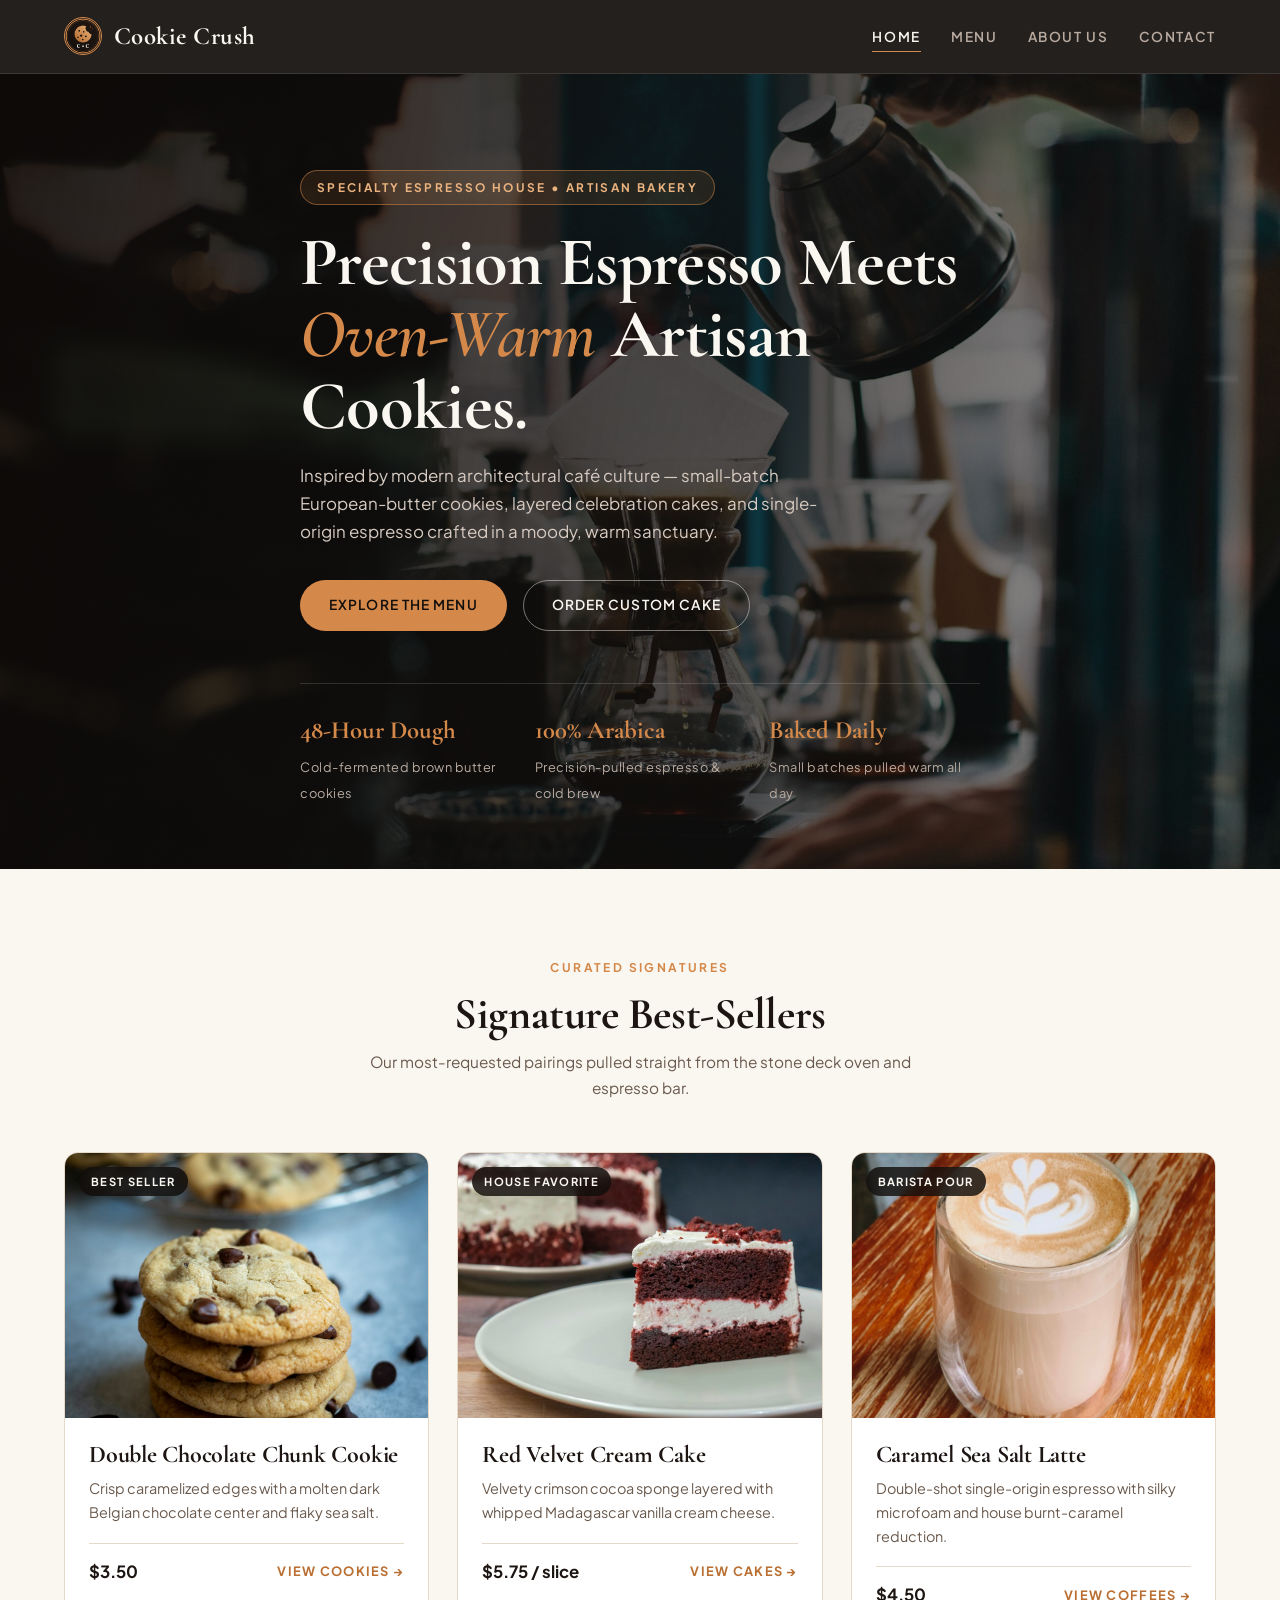
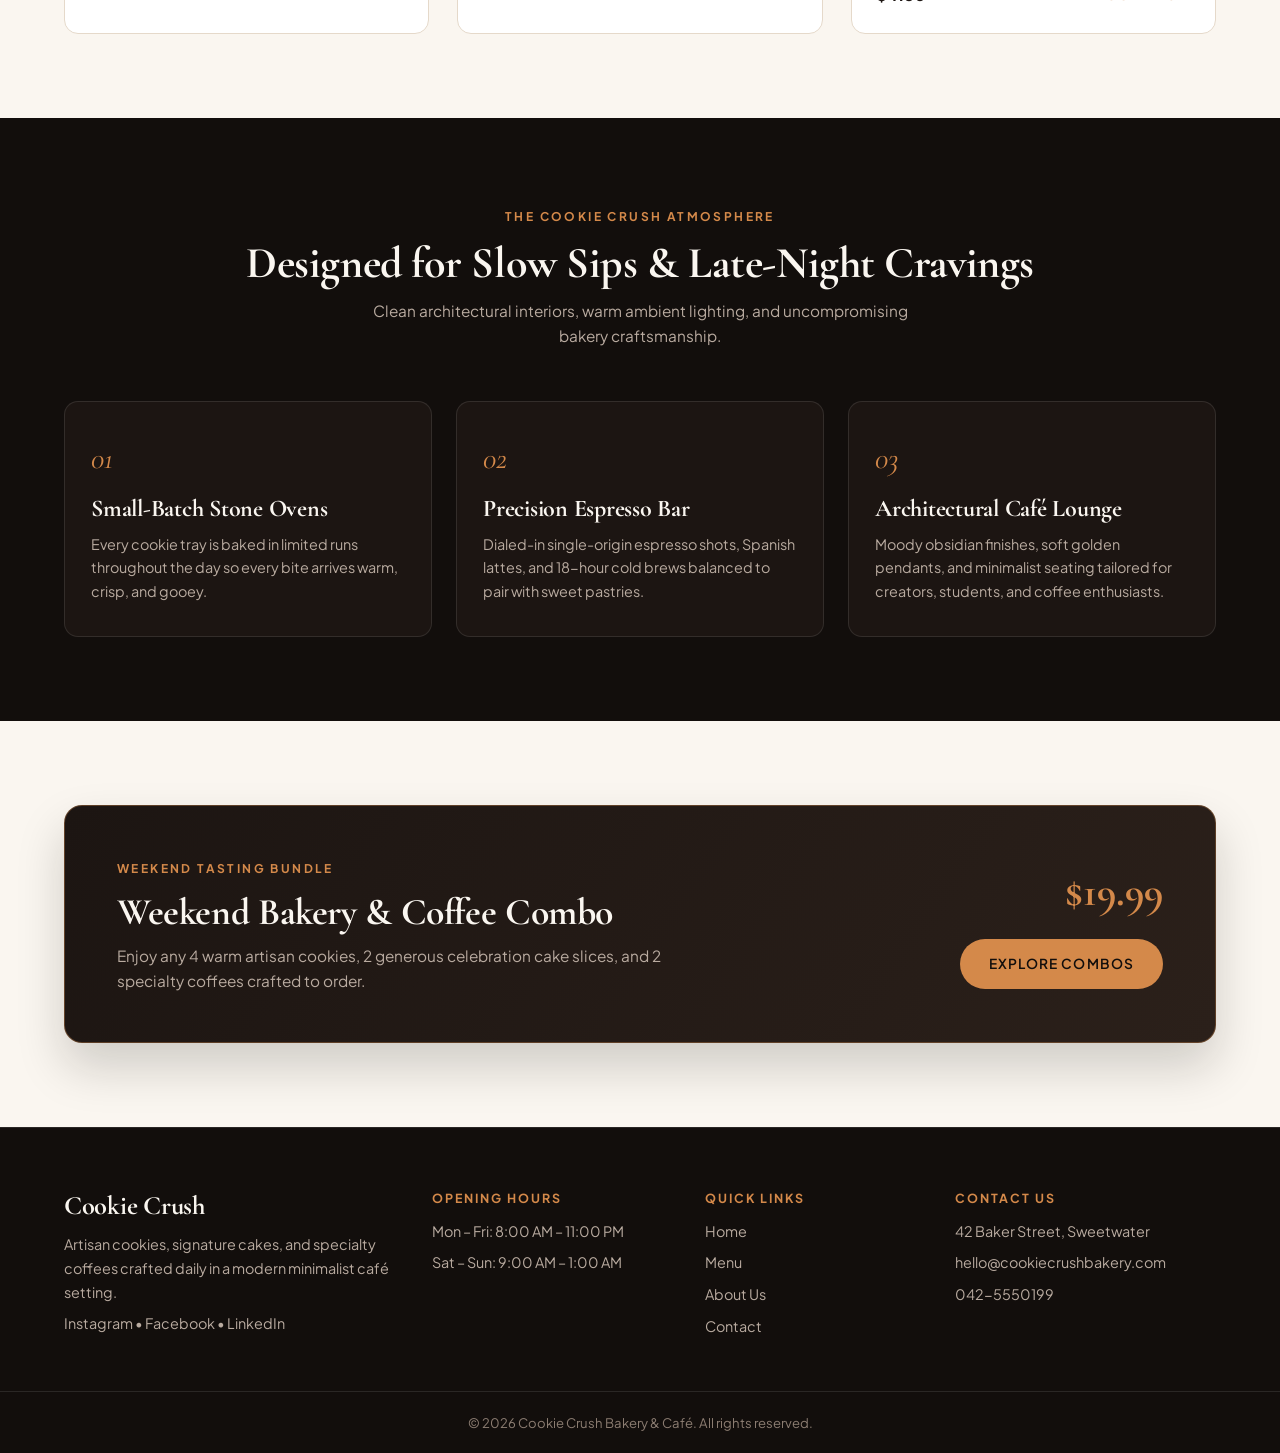
<file: index.html>
<!DOCTYPE html>
<html lang="en">
<head>
  <meta charset="UTF-8">
  <meta name="viewport" content="width=device-width, initial-scale=1.0">
  <title>Cookie Crush | Artisan Cookies, Cakes &amp; Specialty Espresso</title>
  <link rel="stylesheet" href="css/style.css">
  <link rel="stylesheet" href="css/home.css">
  <link rel="stylesheet" href="css/responsive.css">
</head>
<body>
  <header class="site-header">
    <div class="container nav-wrapper">
      <a href="index.html" class="logo">
        <img src="images/logo.png" alt="Cookie Crush Logo" class="logo-img">
        <span class="logo-text">Cookie Crush</span>
      </a>
      <nav class="main-nav" aria-label="Primary Navigation">
        <ul class="nav-list">
          <li><a href="index.html" class="active">Home</a></li>
          <li><a href="menu.html">Menu</a></li>
          <li><a href="about.html">About Us</a></li>
          <li><a href="contact.html">Contact</a></li>
        </ul>
      </nav>
    </div>
  </header>

  <main>
    <section class="hero" id="hero-banner">
      <div class="container hero-content">
        <span class="hero-tag">Specialty Espresso House &bull; Artisan Bakery</span>
        <h1>Precision Espresso Meets <em>Oven-Warm</em> Artisan Cookies.</h1>
        <p>Inspired by modern architectural café culture — small-batch European-butter cookies, layered celebration cakes, and single-origin espresso crafted in a moody, warm sanctuary.</p>
        <div class="hero-actions">
          <a href="menu.html" class="btn btn-primary">Explore The Menu</a>
          <a href="contact.html" class="btn btn-outline">Order Custom Cake</a>
        </div>
        <div class="hero-metrics">
          <div class="metric-item"><strong>48-Hour Dough</strong><span>Cold-fermented brown butter cookies</span></div>
          <div class="metric-item"><strong>100% Arabica</strong><span>Precision-pulled espresso &amp; cold brew</span></div>
          <div class="metric-item"><strong>Baked Daily</strong><span>Small batches pulled warm all day</span></div>
        </div>
      </div>
    </section>

    <section class="best-sellers section-pad" id="best-sellers">
      <div class="container">
        <div class="section-header">
          <span class="eyebrow">Curated Signatures</span>
          <h2>Signature Best-Sellers</h2>
          <p>Our most-requested pairings pulled straight from the stone deck oven and espresso bar.</p>
        </div>
        <div class="bestseller-grid">
          <article class="product-card">
            <div class="card-img-box">
              <span class="card-pill">Best Seller</span>
              <img src="images/home/chunk-cookie.jpg" alt="Double Chocolate Chunk Cookie">
            </div>
            <div class="card-body">
              <h3>Double Chocolate Chunk Cookie</h3>
              <p>Crisp caramelized edges with a molten dark Belgian chocolate center and flaky sea salt.</p>
              <div class="card-meta"><span class="price">$3.50</span><a href="menu.html#cookies" class="card-link">View Cookies &rarr;</a></div>
            </div>
          </article>
          <article class="product-card">
            <div class="card-img-box">
              <span class="card-pill">House Favorite</span>
              <img src="images/home/velvet-cake.jpg" alt="Red Velvet Cream Cake">
            </div>
            <div class="card-body">
              <h3>Red Velvet Cream Cake</h3>
              <p>Velvety crimson cocoa sponge layered with whipped Madagascar vanilla cream cheese.</p>
              <div class="card-meta"><span class="price">$5.75 / slice</span><a href="menu.html#cakes" class="card-link">View Cakes &rarr;</a></div>
            </div>
          </article>
          <article class="product-card">
            <div class="card-img-box">
              <span class="card-pill">Barista Pour</span>
              <img src="images/home/caramel-latte.jpg" alt="Caramel Sea Salt Latte">
            </div>
            <div class="card-body">
              <h3>Caramel Sea Salt Latte</h3>
              <p>Double-shot single-origin espresso with silky microfoam and house burnt-caramel reduction.</p>
              <div class="card-meta"><span class="price">$4.50</span><a href="menu.html#coffees" class="card-link">View Coffees &rarr;</a></div>
            </div>
          </article>
        </div>
      </div>
    </section>

    <section class="craft-band section-pad" id="craft-philosophy">
      <div class="container">
        <div class="section-header">
          <span class="eyebrow">The Cookie Crush Atmosphere</span>
          <h2>Designed for Slow Sips &amp; Late-Night Cravings</h2>
          <p>Clean architectural interiors, warm ambient lighting, and uncompromising bakery craftsmanship.</p>
        </div>
        <div class="craft-grid">
          <div class="craft-card">
            <span class="craft-num">01</span>
            <h3>Small-Batch Stone Ovens</h3>
            <p>Every cookie tray is baked in limited runs throughout the day so every bite arrives warm, crisp, and gooey.</p>
          </div>
          <div class="craft-card">
            <span class="craft-num">02</span>
            <h3>Precision Espresso Bar</h3>
            <p>Dialed-in single-origin espresso shots, Spanish lattes, and 18-hour cold brews balanced to pair with sweet pastries.</p>
          </div>
          <div class="craft-card">
            <span class="craft-num">03</span>
            <h3>Architectural Café Lounge</h3>
            <p>Moody obsidian finishes, soft golden pendants, and minimalist seating tailored for creators, students, and coffee enthusiasts.</p>
          </div>
        </div>
      </div>
    </section>

    <section class="section-pad" id="weekend-combo">
      <div class="container combo-box">
        <div class="combo-text">
          <span class="eyebrow">Weekend Tasting Bundle</span>
          <h2>Weekend Bakery &amp; Coffee Combo</h2>
          <p>Enjoy any 4 warm artisan cookies, 2 generous celebration cake slices, and 2 specialty coffees crafted to order.</p>
        </div>
        <div class="combo-cta">
          <span class="combo-price">$19.99</span>
          <a href="menu.html#combos" class="btn btn-primary">Explore Combos</a>
        </div>
      </div>
    </section>
  </main>

  <footer class="site-footer">
    <div class="container footer-grid">
      <div class="footer-col">
        <h3>Cookie Crush</h3>
        <p>Artisan cookies, signature cakes, and specialty coffees crafted daily in a modern minimalist café setting.</p>
        <p class="social-links">
          <a href="https://instagram.com" target="_blank" rel="noopener">Instagram</a> &bull;
          <a href="https://facebook.com" target="_blank" rel="noopener">Facebook</a> &bull;
          <a href="https://linkedin.com" target="_blank" rel="noopener">LinkedIn</a>
        </p>
      </div>
      <div class="footer-col">
        <h4>Opening Hours</h4>
        <p>Mon &ndash; Fri: 8:00 AM &ndash; 11:00 PM</p>
        <p>Sat &ndash; Sun: 9:00 AM &ndash; 1:00 AM</p>
      </div>
      <div class="footer-col">
        <h4>Quick Links</h4>
        <ul class="footer-links">
          <li><a href="index.html">Home</a></li>
          <li><a href="menu.html">Menu</a></li>
          <li><a href="about.html">About Us</a></li>
          <li><a href="contact.html">Contact</a></li>
        </ul>
      </div>
      <div class="footer-col">
        <h4>Contact Us</h4>
        <p>42 Baker Street, Sweetwater</p>
        <p>hello@cookiecrushbakery.com</p>
        <p>042-5550199</p>
      </div>
    </div>
    <div class="footer-bottom">
      <p>&copy; 2026 Cookie Crush Bakery &amp; Caf&eacute;. All rights reserved.</p>
    </div>
  </footer>
</body>
</html>
</file>
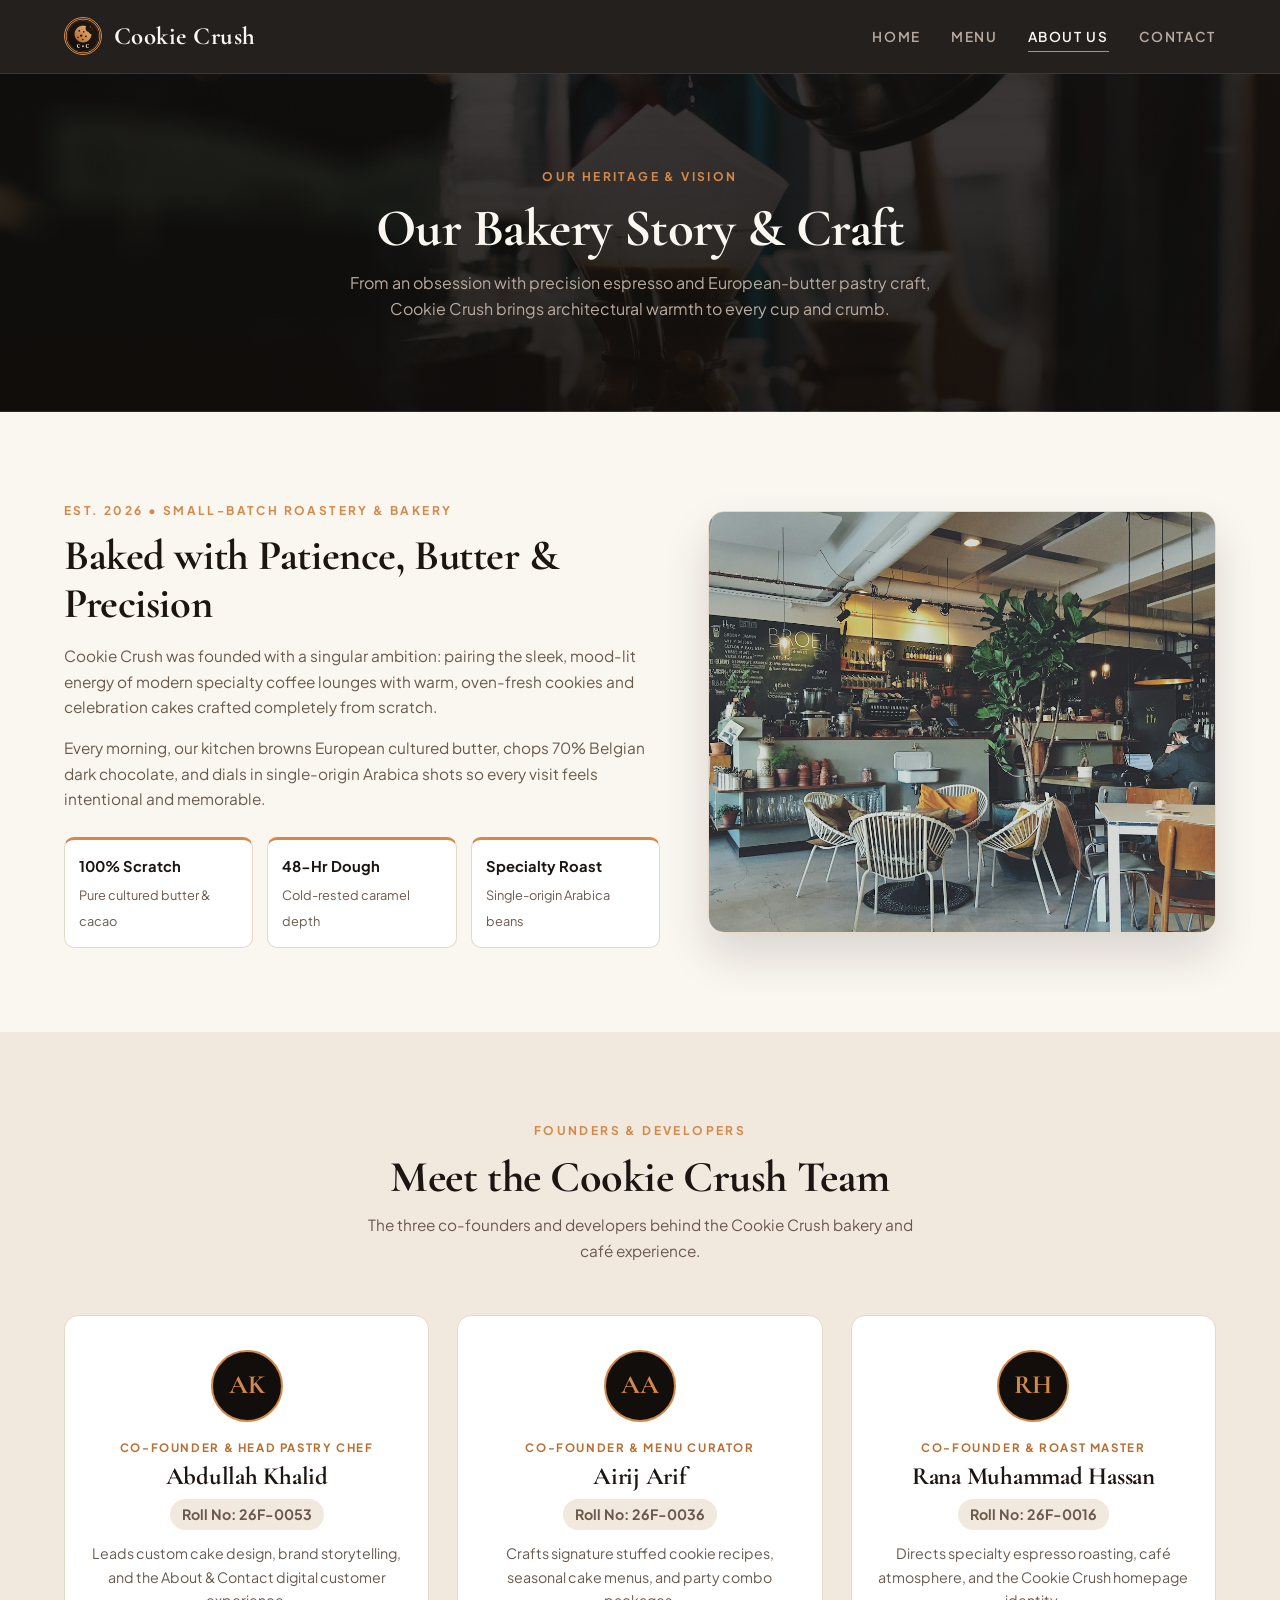
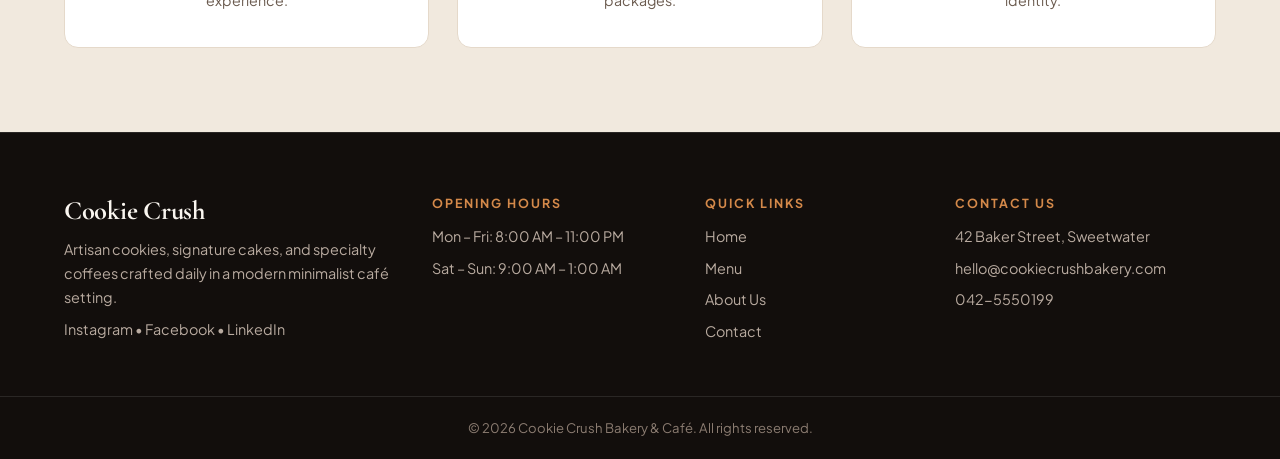
<file: about.html>
<!DOCTYPE html>
<html lang="en">
<head>
  <meta charset="UTF-8">
  <meta name="viewport" content="width=device-width, initial-scale=1.0">
  <title>About Us | Cookie Crush Bakery &amp; Caf&eacute;</title>
  <link rel="stylesheet" href="css/style.css">
  <link rel="stylesheet" href="css/pages.css">
  <link rel="stylesheet" href="css/responsive.css">
</head>
<body>
  <header class="site-header">
    <div class="container nav-wrapper">
      <a href="index.html" class="logo">
        <img src="images/logo.png" alt="Cookie Crush Logo" class="logo-img">
        <span class="logo-text">Cookie Crush</span>
      </a>
      <nav class="main-nav" aria-label="Primary Navigation">
        <ul class="nav-list">
          <li><a href="index.html">Home</a></li>
          <li><a href="menu.html">Menu</a></li>
          <li><a href="about.html" class="active">About Us</a></li>
          <li><a href="contact.html">Contact</a></li>
        </ul>
      </nav>
    </div>
  </header>

  <main>
    <section class="page-banner">
      <div class="container">
        <span class="eyebrow">Our Heritage &amp; Vision</span>
        <h1>Our Bakery Story &amp; Craft</h1>
        <p>From an obsession with precision espresso and European-butter pastry craft, Cookie Crush brings architectural warmth to every cup and crumb.</p>
      </div>
    </section>

    <section class="section-pad" id="our-story">
      <div class="container about-grid">
        <div class="about-text">
          <span class="eyebrow">Est. 2026 &bull; Small-Batch Roastery &amp; Bakery</span>
          <h2>Baked with Patience, Butter &amp; Precision</h2>
          <p>Cookie Crush was founded with a singular ambition: pairing the sleek, mood-lit energy of modern specialty coffee lounges with warm, oven-fresh cookies and celebration cakes crafted completely from scratch.</p>
          <p>Every morning, our kitchen browns European cultured butter, chops 70% Belgian dark chocolate, and dials in single-origin Arabica shots so every visit feels intentional and memorable.</p>
          <div class="values-row">
            <div class="value-pill"><strong>100% Scratch</strong><span>Pure cultured butter &amp; cacao</span></div>
            <div class="value-pill"><strong>48-Hr Dough</strong><span>Cold-rested caramel depth</span></div>
            <div class="value-pill"><strong>Specialty Roast</strong><span>Single-origin Arabica beans</span></div>
          </div>
        </div>
        <div class="about-image">
          <img src="images/about/bakery-story.jpg" alt="Cookie Crush Architectural Café Interior">
        </div>
      </div>
    </section>

    <section class="section-pad alt-bg" id="our-team">
      <div class="container">
        <div class="section-header">
          <span class="eyebrow">Founders &amp; Developers</span>
          <h2>Meet the Cookie Crush Team</h2>
          <p>The three co-founders and developers behind the Cookie Crush bakery and café experience.</p>
        </div>
        <div class="team-grid">
          <article class="team-card">
            <div class="team-avatar">AK</div>
            <span class="team-role">Co-Founder &amp; Head Pastry Chef</span>
            <h3>Abdullah Khalid</h3>
            <p class="roll-badge">Roll No: 26F-0053</p>
            <p>Leads custom cake design, brand storytelling, and the About &amp; Contact digital customer experience.</p>
          </article>
          <article class="team-card">
            <div class="team-avatar">AA</div>
            <span class="team-role">Co-Founder &amp; Menu Curator</span>
            <h3>Airij Arif</h3>
            <p class="roll-badge">Roll No: 26F-0036</p>
            <p>Crafts signature stuffed cookie recipes, seasonal cake menus, and party combo packages.</p>
          </article>
          <article class="team-card">
            <div class="team-avatar">RH</div>
            <span class="team-role">Co-Founder &amp; Roast Master</span>
            <h3>Rana Muhammad Hassan</h3>
            <p class="roll-badge">Roll No: 26F-0016</p>
            <p>Directs specialty espresso roasting, café atmosphere, and the Cookie Crush homepage identity.</p>
          </article>
        </div>
      </div>
    </section>
  </main>

  <footer class="site-footer">
    <div class="container footer-grid">
      <div class="footer-col">
        <h3>Cookie Crush</h3>
        <p>Artisan cookies, signature cakes, and specialty coffees crafted daily in a modern minimalist café setting.</p>
        <p class="social-links">
          <a href="https://instagram.com" target="_blank" rel="noopener">Instagram</a> &bull;
          <a href="https://facebook.com" target="_blank" rel="noopener">Facebook</a> &bull;
          <a href="https://linkedin.com" target="_blank" rel="noopener">LinkedIn</a>
        </p>
      </div>
      <div class="footer-col">
        <h4>Opening Hours</h4>
        <p>Mon &ndash; Fri: 8:00 AM &ndash; 11:00 PM</p>
        <p>Sat &ndash; Sun: 9:00 AM &ndash; 1:00 AM</p>
      </div>
      <div class="footer-col">
        <h4>Quick Links</h4>
        <ul class="footer-links">
          <li><a href="index.html">Home</a></li>
          <li><a href="menu.html">Menu</a></li>
          <li><a href="about.html">About Us</a></li>
          <li><a href="contact.html">Contact</a></li>
        </ul>
      </div>
      <div class="footer-col">
        <h4>Contact Us</h4>
        <p>42 Baker Street, Sweetwater</p>
        <p>hello@cookiecrushbakery.com</p>
        <p>042-5550199</p>
      </div>
    </div>
    <div class="footer-bottom">
      <p>&copy; 2026 Cookie Crush Bakery &amp; Caf&eacute;. All rights reserved.</p>
    </div>
  </footer>
</body>
</html>
</file>
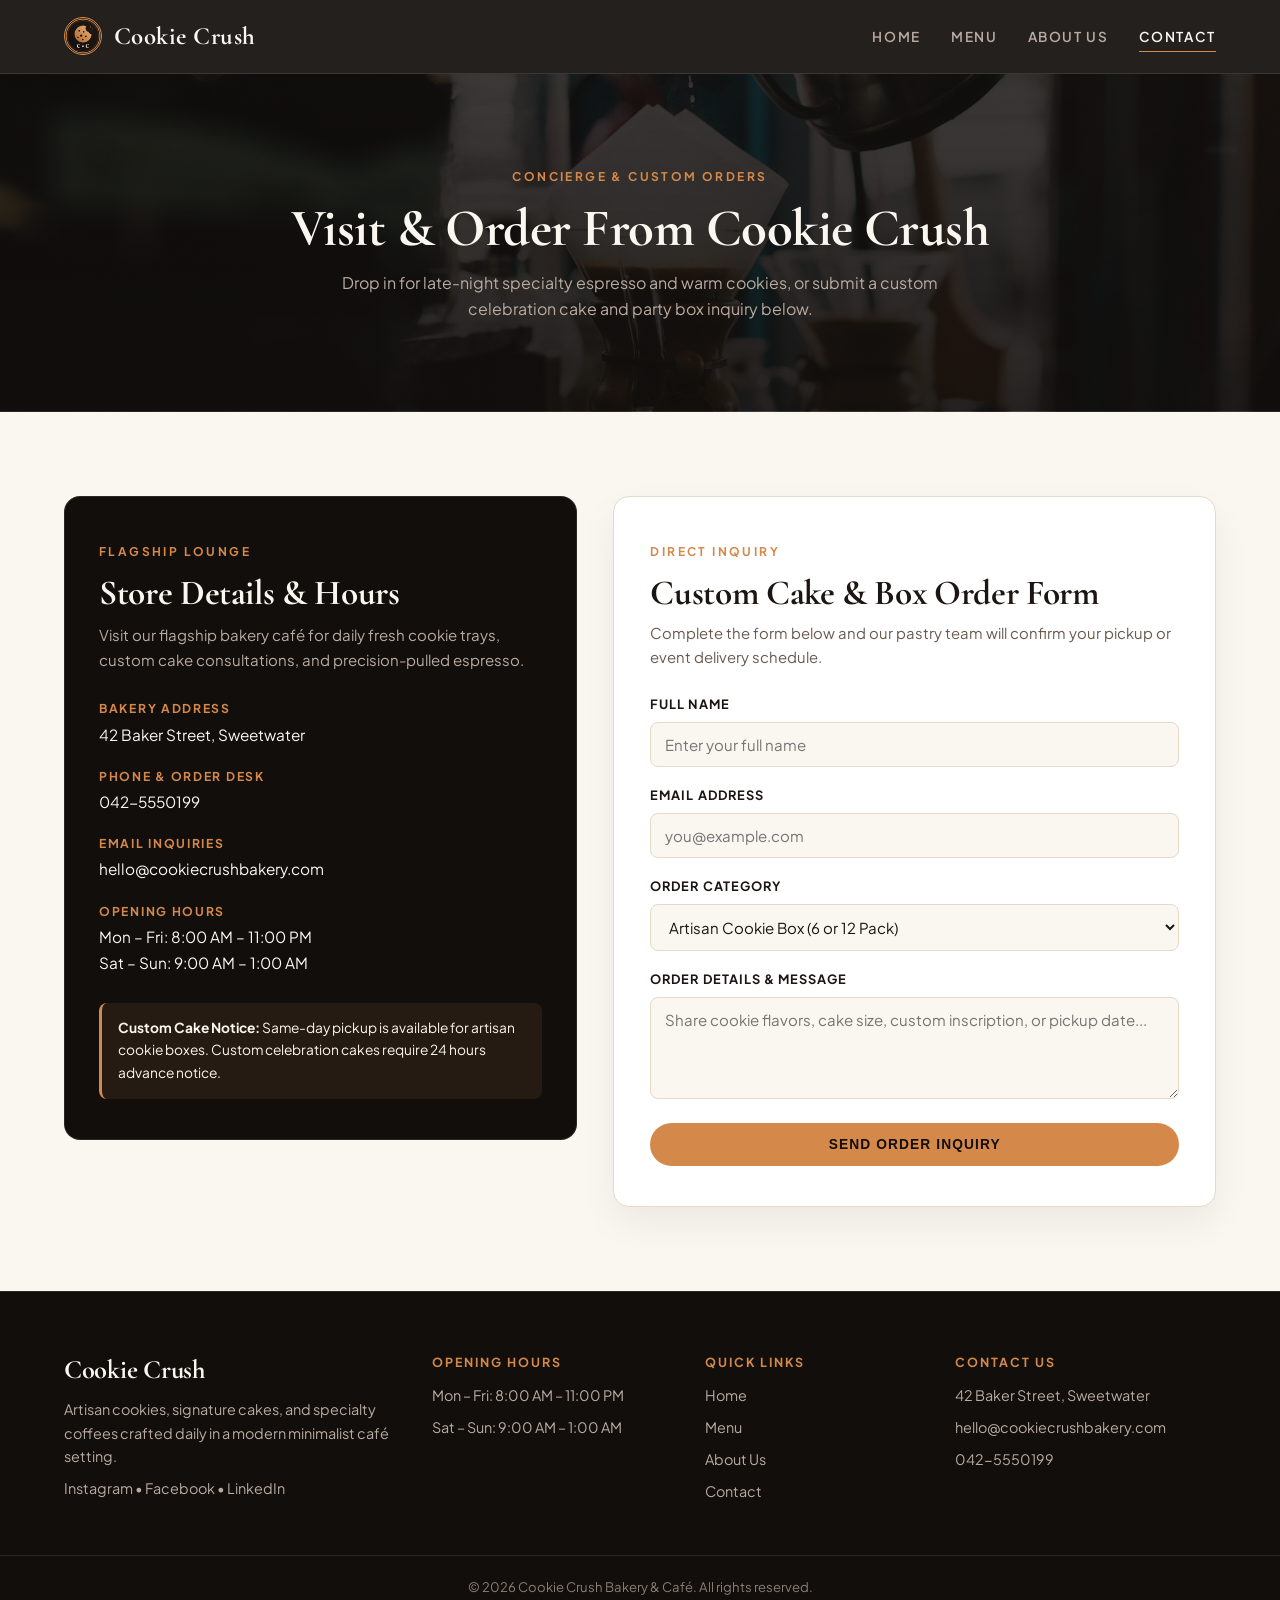
<file: contact.html>
<!DOCTYPE html>
<html lang="en">
<head>
  <meta charset="UTF-8">
  <meta name="viewport" content="width=device-width, initial-scale=1.0">
  <title>Contact Us | Cookie Crush Bakery &amp; Caf&eacute;</title>
  <link rel="stylesheet" href="css/style.css">
  <link rel="stylesheet" href="css/pages.css">
  <link rel="stylesheet" href="css/responsive.css">
</head>
<body>
  <header class="site-header">
    <div class="container nav-wrapper">
      <a href="index.html" class="logo">
        <img src="images/logo.png" alt="Cookie Crush Logo" class="logo-img">
        <span class="logo-text">Cookie Crush</span>
      </a>
      <nav class="main-nav" aria-label="Primary Navigation">
        <ul class="nav-list">
          <li><a href="index.html">Home</a></li>
          <li><a href="menu.html">Menu</a></li>
          <li><a href="about.html">About Us</a></li>
          <li><a href="contact.html" class="active">Contact</a></li>
        </ul>
      </nav>
    </div>
  </header>

  <main>
    <section class="page-banner">
      <div class="container">
        <span class="eyebrow">Concierge &amp; Custom Orders</span>
        <h1>Visit &amp; Order From Cookie Crush</h1>
        <p>Drop in for late-night specialty espresso and warm cookies, or submit a custom celebration cake and party box inquiry below.</p>
      </div>
    </section>

    <section class="section-pad" id="contact-section">
      <div class="container contact-grid">
        <aside class="contact-info-card">
          <span class="eyebrow">Flagship Lounge</span>
          <h2>Store Details &amp; Hours</h2>
          <p>Visit our flagship bakery café for daily fresh cookie trays, custom cake consultations, and precision-pulled espresso.</p>
          <div class="info-list">
            <div class="info-item"><strong>Bakery Address</strong><span>42 Baker Street, Sweetwater</span></div>
            <div class="info-item"><strong>Phone &amp; Order Desk</strong><span>042-5550199</span></div>
            <div class="info-item"><strong>Email Inquiries</strong><span>hello@cookiecrushbakery.com</span></div>
            <div class="info-item"><strong>Opening Hours</strong><span>Mon &ndash; Fri: 8:00 AM &ndash; 11:00 PM<br>Sat &ndash; Sun: 9:00 AM &ndash; 1:00 AM</span></div>
          </div>
          <div class="order-note">
            <strong>Custom Cake Notice:</strong> Same-day pickup is available for artisan cookie boxes. Custom celebration cakes require 24 hours advance notice.
          </div>
        </aside>

        <div class="contact-form-card">
          <span class="eyebrow">Direct Inquiry</span>
          <h2>Custom Cake &amp; Box Order Form</h2>
          <p>Complete the form below and our pastry team will confirm your pickup or event delivery schedule.</p>
          <form class="inquiry-form" action="index.html" method="get">
            <div class="form-group">
              <label for="full-name">Full Name</label>
              <input type="text" id="full-name" name="full_name" placeholder="Enter your full name" required>
            </div>
            <div class="form-group">
              <label for="email">Email Address</label>
              <input type="email" id="email" name="email" placeholder="you@example.com" required>
            </div>
            <div class="form-group">
              <label for="category">Order Category</label>
              <select id="category" name="category" required>
                <option value="cookies">Artisan Cookie Box (6 or 12 Pack)</option>
                <option value="cake">Custom Whole Celebration Cake</option>
                <option value="combo">Weekend Bakery &amp; Coffee Combo</option>
                <option value="catering">Party / Event Catering Package</option>
              </select>
            </div>
            <div class="form-group">
              <label for="message">Order Details &amp; Message</label>
              <textarea id="message" name="message" rows="4" placeholder="Share cookie flavors, cake size, custom inscription, or pickup date..." required></textarea>
            </div>
            <button type="submit" class="btn btn-primary btn-submit">Send Order Inquiry</button>
          </form>
        </div>
      </div>
    </section>
  </main>

  <footer class="site-footer">
    <div class="container footer-grid">
      <div class="footer-col">
        <h3>Cookie Crush</h3>
        <p>Artisan cookies, signature cakes, and specialty coffees crafted daily in a modern minimalist café setting.</p>
        <p class="social-links">
          <a href="https://instagram.com" target="_blank" rel="noopener">Instagram</a> &bull;
          <a href="https://facebook.com" target="_blank" rel="noopener">Facebook</a> &bull;
          <a href="https://linkedin.com" target="_blank" rel="noopener">LinkedIn</a>
        </p>
      </div>
      <div class="footer-col">
        <h4>Opening Hours</h4>
        <p>Mon &ndash; Fri: 8:00 AM &ndash; 11:00 PM</p>
        <p>Sat &ndash; Sun: 9:00 AM &ndash; 1:00 AM</p>
      </div>
      <div class="footer-col">
        <h4>Quick Links</h4>
        <ul class="footer-links">
          <li><a href="index.html">Home</a></li>
          <li><a href="menu.html">Menu</a></li>
          <li><a href="about.html">About Us</a></li>
          <li><a href="contact.html">Contact</a></li>
        </ul>
      </div>
      <div class="footer-col">
        <h4>Contact Us</h4>
        <p>42 Baker Street, Sweetwater</p>
        <p>hello@cookiecrushbakery.com</p>
        <p>042-5550199</p>
      </div>
    </div>
    <div class="footer-bottom">
      <p>&copy; 2026 Cookie Crush Bakery &amp; Caf&eacute;. All rights reserved.</p>
    </div>
  </footer>
</body>
</html>
</file>
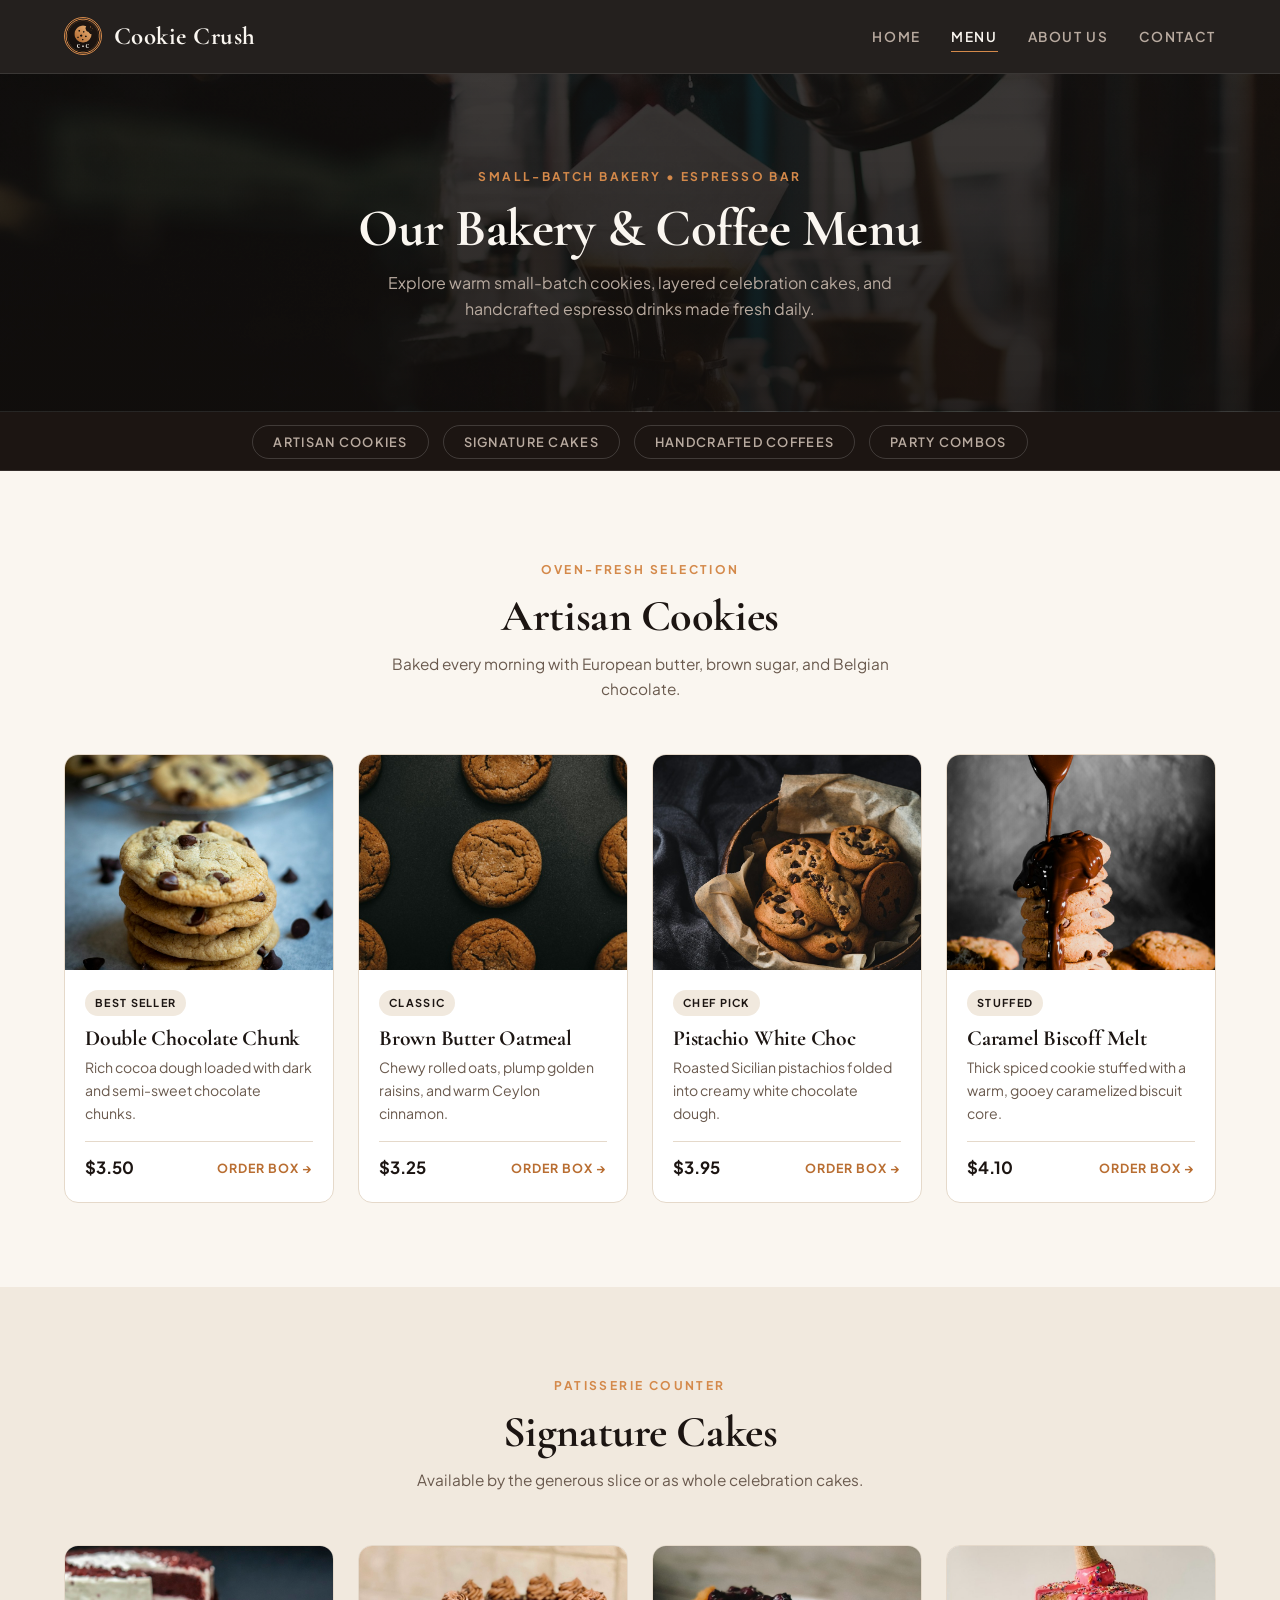
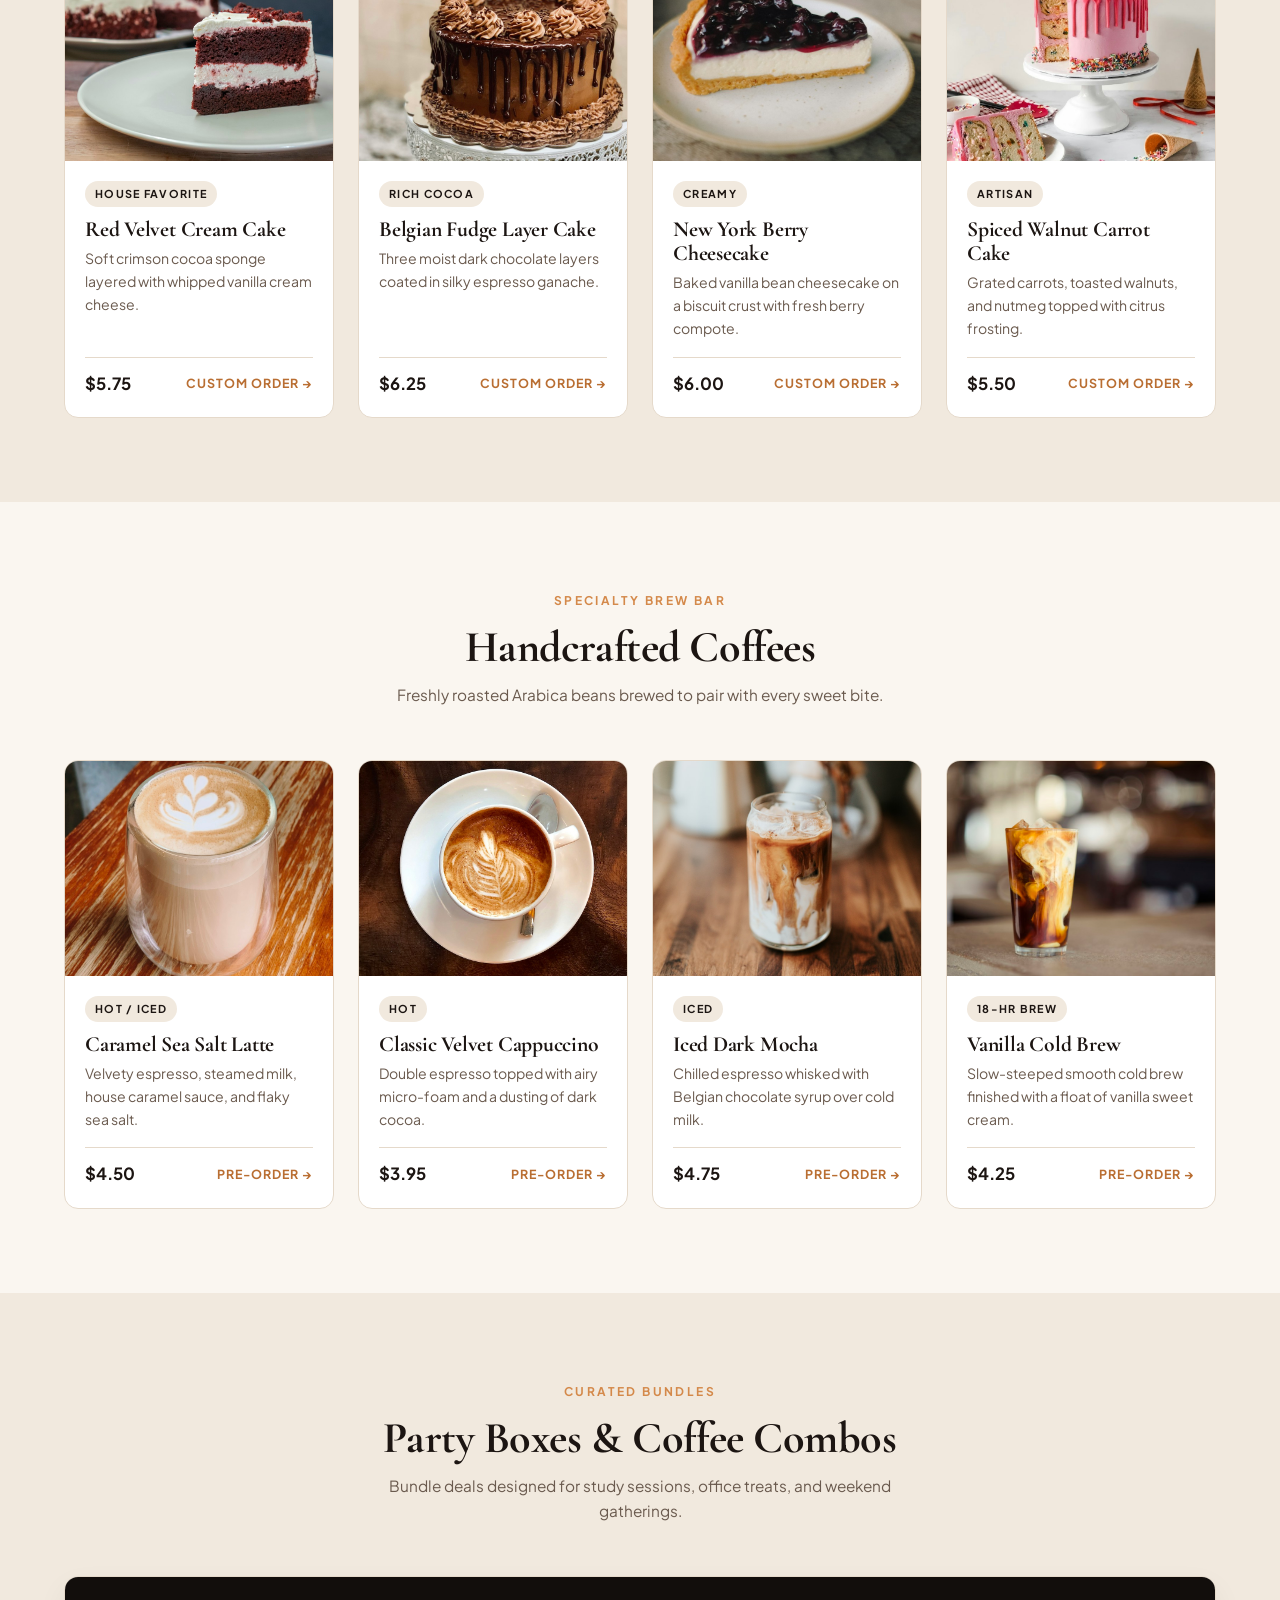
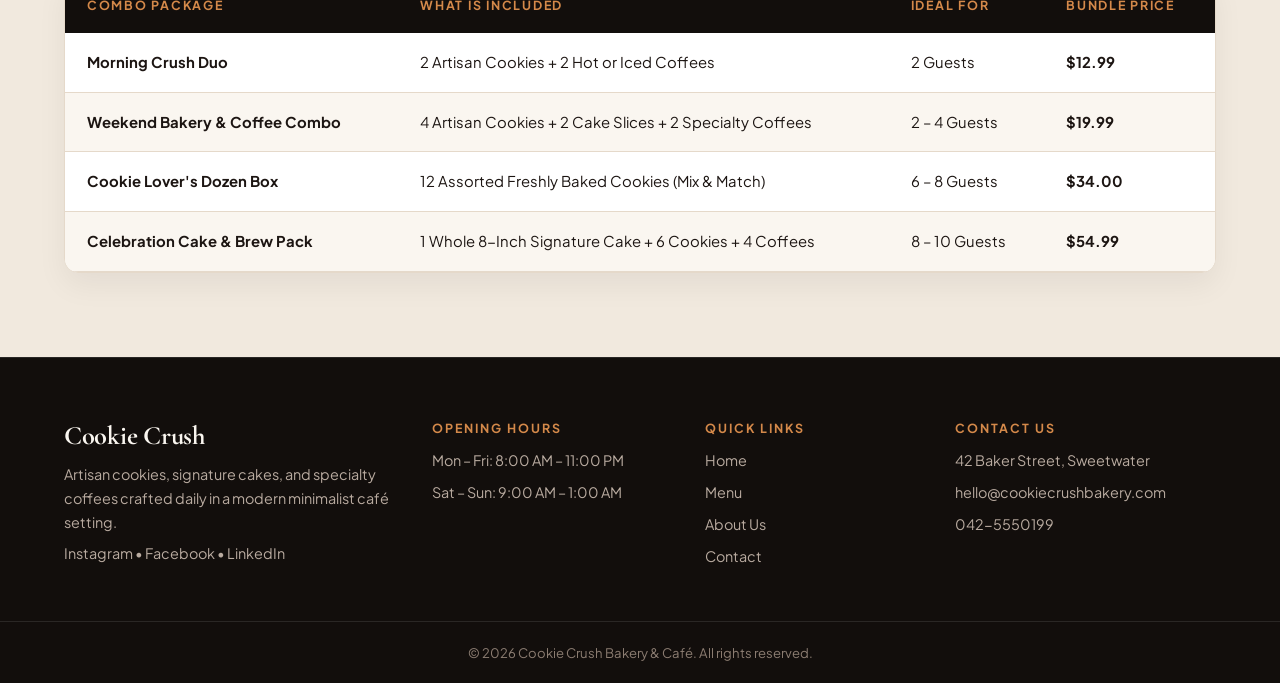
<file: menu.html>
<!DOCTYPE html>
<html lang="en">
<head>
  <meta charset="UTF-8">
  <meta name="viewport" content="width=device-width, initial-scale=1.0">
  <title>Menu | Cookie Crush Bakery &amp; Caf&eacute;</title>
  <link rel="stylesheet" href="css/style.css">
  <link rel="stylesheet" href="css/menu.css">
  <link rel="stylesheet" href="css/responsive.css">
</head>
<body>
  <header class="site-header">
    <div class="container nav-wrapper">
      <a href="index.html" class="logo">
        <img src="images/logo.png" alt="Cookie Crush Logo" class="logo-img">
        <span class="logo-text">Cookie Crush</span>
      </a>
      <nav class="main-nav" aria-label="Primary Navigation">
        <ul class="nav-list">
          <li><a href="index.html">Home</a></li>
          <li><a href="menu.html" class="active">Menu</a></li>
          <li><a href="about.html">About Us</a></li>
          <li><a href="contact.html">Contact</a></li>
        </ul>
      </nav>
    </div>
  </header>

  <main>
    <section class="page-banner">
      <div class="container">
        <span class="eyebrow">Small-Batch Bakery &bull; Espresso Bar</span>
        <h1>Our Bakery &amp; Coffee Menu</h1>
        <p>Explore warm small-batch cookies, layered celebration cakes, and handcrafted espresso drinks made fresh daily.</p>
      </div>
    </section>

    <nav class="menu-jump-bar" aria-label="Menu Categories">
      <div class="container">
        <ul class="jump-links">
          <li><a href="#cookies">Artisan Cookies</a></li>
          <li><a href="#cakes">Signature Cakes</a></li>
          <li><a href="#coffees">Handcrafted Coffees</a></li>
          <li><a href="#combos">Party Combos</a></li>
        </ul>
      </div>
    </nav>

    <section class="section-pad" id="cookies">
      <div class="container">
        <div class="section-header">
          <span class="eyebrow">Oven-Fresh Selection</span>
          <h2>Artisan Cookies</h2>
          <p>Baked every morning with European butter, brown sugar, and Belgian chocolate.</p>
        </div>
        <div class="menu-grid">
          <article class="menu-card">
            <div class="menu-img-wrap"><img src="images/home/chunk-cookie.jpg" alt="Double Chocolate Chunk Cookie"></div>
            <div class="menu-card-body">
              <span class="menu-tag">Best Seller</span>
              <h3>Double Chocolate Chunk</h3>
              <p>Rich cocoa dough loaded with dark and semi-sweet chocolate chunks.</p>
              <div class="menu-price-row"><span class="menu-price">$3.50</span><a href="contact.html" class="order-link">Order Box &rarr;</a></div>
            </div>
          </article>
          <article class="menu-card">
            <div class="menu-img-wrap"><img src="images/menu/oatmeal-raisin.jpg" alt="Brown Butter Oatmeal Raisin Cookie"></div>
            <div class="menu-card-body">
              <span class="menu-tag">Classic</span>
              <h3>Brown Butter Oatmeal</h3>
              <p>Chewy rolled oats, plump golden raisins, and warm Ceylon cinnamon.</p>
              <div class="menu-price-row"><span class="menu-price">$3.25</span><a href="contact.html" class="order-link">Order Box &rarr;</a></div>
            </div>
          </article>
          <article class="menu-card">
            <div class="menu-img-wrap"><img src="images/menu/pistachio-cookie.jpg" alt="Pistachio White Chocolate Cookie"></div>
            <div class="menu-card-body">
              <span class="menu-tag">Chef Pick</span>
              <h3>Pistachio White Choc</h3>
              <p>Roasted Sicilian pistachios folded into creamy white chocolate dough.</p>
              <div class="menu-price-row"><span class="menu-price">$3.95</span><a href="contact.html" class="order-link">Order Box &rarr;</a></div>
            </div>
          </article>
          <article class="menu-card">
            <div class="menu-img-wrap"><img src="images/menu/lotus-cookie.jpg" alt="Caramel Biscoff Stuffed Cookie"></div>
            <div class="menu-card-body">
              <span class="menu-tag">Stuffed</span>
              <h3>Caramel Biscoff Melt</h3>
              <p>Thick spiced cookie stuffed with a warm, gooey caramelized biscuit core.</p>
              <div class="menu-price-row"><span class="menu-price">$4.10</span><a href="contact.html" class="order-link">Order Box &rarr;</a></div>
            </div>
          </article>
        </div>
      </div>
    </section>

    <section class="section-pad alt-bg" id="cakes">
      <div class="container">
        <div class="section-header">
          <span class="eyebrow">Patisserie Counter</span>
          <h2>Signature Cakes</h2>
          <p>Available by the generous slice or as whole celebration cakes.</p>
        </div>
        <div class="menu-grid">
          <article class="menu-card">
            <div class="menu-img-wrap"><img src="images/home/velvet-cake.jpg" alt="Red Velvet Cream Cake"></div>
            <div class="menu-card-body">
              <span class="menu-tag">House Favorite</span>
              <h3>Red Velvet Cream Cake</h3>
              <p>Soft crimson cocoa sponge layered with whipped vanilla cream cheese.</p>
              <div class="menu-price-row"><span class="menu-price">$5.75</span><a href="contact.html" class="order-link">Custom Order &rarr;</a></div>
            </div>
          </article>
          <article class="menu-card">
            <div class="menu-img-wrap"><img src="images/menu/fudge-cake.jpg" alt="Belgian Chocolate Fudge Cake"></div>
            <div class="menu-card-body">
              <span class="menu-tag">Rich Cocoa</span>
              <h3>Belgian Fudge Layer Cake</h3>
              <p>Three moist dark chocolate layers coated in silky espresso ganache.</p>
              <div class="menu-price-row"><span class="menu-price">$6.25</span><a href="contact.html" class="order-link">Custom Order &rarr;</a></div>
            </div>
          </article>
          <article class="menu-card">
            <div class="menu-img-wrap"><img src="images/menu/berry-cheesecake.jpg" alt="New York Berry Cheesecake"></div>
            <div class="menu-card-body">
              <span class="menu-tag">Creamy</span>
              <h3>New York Berry Cheesecake</h3>
              <p>Baked vanilla bean cheesecake on a biscuit crust with fresh berry compote.</p>
              <div class="menu-price-row"><span class="menu-price">$6.00</span><a href="contact.html" class="order-link">Custom Order &rarr;</a></div>
            </div>
          </article>
          <article class="menu-card">
            <div class="menu-img-wrap"><img src="images/menu/carrot-cake.jpg" alt="Spiced Walnut Carrot Cake"></div>
            <div class="menu-card-body">
              <span class="menu-tag">Artisan</span>
              <h3>Spiced Walnut Carrot Cake</h3>
              <p>Grated carrots, toasted walnuts, and nutmeg topped with citrus frosting.</p>
              <div class="menu-price-row"><span class="menu-price">$5.50</span><a href="contact.html" class="order-link">Custom Order &rarr;</a></div>
            </div>
          </article>
        </div>
      </div>
    </section>

    <section class="section-pad" id="coffees">
      <div class="container">
        <div class="section-header">
          <span class="eyebrow">Specialty Brew Bar</span>
          <h2>Handcrafted Coffees</h2>
          <p>Freshly roasted Arabica beans brewed to pair with every sweet bite.</p>
        </div>
        <div class="menu-grid">
          <article class="menu-card">
            <div class="menu-img-wrap"><img src="images/home/caramel-latte.jpg" alt="Caramel Sea Salt Latte"></div>
            <div class="menu-card-body">
              <span class="menu-tag">Hot / Iced</span>
              <h3>Caramel Sea Salt Latte</h3>
              <p>Velvety espresso, steamed milk, house caramel sauce, and flaky sea salt.</p>
              <div class="menu-price-row"><span class="menu-price">$4.50</span><a href="contact.html" class="order-link">Pre-Order &rarr;</a></div>
            </div>
          </article>
          <article class="menu-card">
            <div class="menu-img-wrap"><img src="images/menu/cappuccino.jpg" alt="Classic Velvet Cappuccino"></div>
            <div class="menu-card-body">
              <span class="menu-tag">Hot</span>
              <h3>Classic Velvet Cappuccino</h3>
              <p>Double espresso topped with airy micro-foam and a dusting of dark cocoa.</p>
              <div class="menu-price-row"><span class="menu-price">$3.95</span><a href="contact.html" class="order-link">Pre-Order &rarr;</a></div>
            </div>
          </article>
          <article class="menu-card">
            <div class="menu-img-wrap"><img src="images/menu/iced-mocha.jpg" alt="Iced Dark Chocolate Mocha"></div>
            <div class="menu-card-body">
              <span class="menu-tag">Iced</span>
              <h3>Iced Dark Mocha</h3>
              <p>Chilled espresso whisked with Belgian chocolate syrup over cold milk.</p>
              <div class="menu-price-row"><span class="menu-price">$4.75</span><a href="contact.html" class="order-link">Pre-Order &rarr;</a></div>
            </div>
          </article>
          <article class="menu-card">
            <div class="menu-img-wrap"><img src="images/menu/cold-brew.jpg" alt="Vanilla Sweet Cream Cold Brew"></div>
            <div class="menu-card-body">
              <span class="menu-tag">18-Hr Brew</span>
              <h3>Vanilla Cold Brew</h3>
              <p>Slow-steeped smooth cold brew finished with a float of vanilla sweet cream.</p>
              <div class="menu-price-row"><span class="menu-price">$4.25</span><a href="contact.html" class="order-link">Pre-Order &rarr;</a></div>
            </div>
          </article>
        </div>
      </div>
    </section>

    <section class="section-pad alt-bg" id="combos">
      <div class="container">
        <div class="section-header">
          <span class="eyebrow">Curated Bundles</span>
          <h2>Party Boxes &amp; Coffee Combos</h2>
          <p>Bundle deals designed for study sessions, office treats, and weekend gatherings.</p>
        </div>
        <div class="table-wrapper">
          <table class="combo-table">
            <thead>
              <tr><th>Combo Package</th><th>What Is Included</th><th>Ideal For</th><th>Bundle Price</th></tr>
            </thead>
            <tbody>
              <tr><td><strong>Morning Crush Duo</strong></td><td>2 Artisan Cookies + 2 Hot or Iced Coffees</td><td>2 Guests</td><td><strong>$12.99</strong></td></tr>
              <tr><td><strong>Weekend Bakery &amp; Coffee Combo</strong></td><td>4 Artisan Cookies + 2 Cake Slices + 2 Specialty Coffees</td><td>2 &ndash; 4 Guests</td><td><strong>$19.99</strong></td></tr>
              <tr><td><strong>Cookie Lover's Dozen Box</strong></td><td>12 Assorted Freshly Baked Cookies (Mix &amp; Match)</td><td>6 &ndash; 8 Guests</td><td><strong>$34.00</strong></td></tr>
              <tr><td><strong>Celebration Cake &amp; Brew Pack</strong></td><td>1 Whole 8-Inch Signature Cake + 6 Cookies + 4 Coffees</td><td>8 &ndash; 10 Guests</td><td><strong>$54.99</strong></td></tr>
            </tbody>
          </table>
        </div>
      </div>
    </section>
  </main>

  <footer class="site-footer">
    <div class="container footer-grid">
      <div class="footer-col">
        <h3>Cookie Crush</h3>
        <p>Artisan cookies, signature cakes, and specialty coffees crafted daily in a modern minimalist café setting.</p>
        <p class="social-links">
          <a href="https://instagram.com" target="_blank" rel="noopener">Instagram</a> &bull;
          <a href="https://facebook.com" target="_blank" rel="noopener">Facebook</a> &bull;
          <a href="https://linkedin.com" target="_blank" rel="noopener">LinkedIn</a>
        </p>
      </div>
      <div class="footer-col">
        <h4>Opening Hours</h4>
        <p>Mon &ndash; Fri: 8:00 AM &ndash; 11:00 PM</p>
        <p>Sat &ndash; Sun: 9:00 AM &ndash; 1:00 AM</p>
      </div>
      <div class="footer-col">
        <h4>Quick Links</h4>
        <ul class="footer-links">
          <li><a href="index.html">Home</a></li>
          <li><a href="menu.html">Menu</a></li>
          <li><a href="about.html">About Us</a></li>
          <li><a href="contact.html">Contact</a></li>
        </ul>
      </div>
      <div class="footer-col">
        <h4>Contact Us</h4>
        <p>42 Baker Street, Sweetwater</p>
        <p>hello@cookiecrushbakery.com</p>
        <p>042-5550199</p>
      </div>
    </div>
    <div class="footer-bottom">
      <p>&copy; 2026 Cookie Crush Bakery &amp; Caf&eacute;. All rights reserved.</p>
    </div>
  </footer>
</body>
</html>
</file>
<file: css/style.css>
@import url('https://fonts.googleapis.com/css2?family=Cormorant+Garamond:ital,wght@0,500;0,600;0,700;1,500;1,600&family=Plus+Jakarta+Sans:wght@400;500;600;700&display=swap');

:root {
  --obsidian: #120e0c;
  --espresso-deep: #1c1512;
  --walnut: #2b201a;
  --cream: #faf6f0;
  --stone: #f1e9de;
  --surface: #ffffff;
  --amber: #d4894a;
  --amber-hover: #b96e32;
  --muted-dark: #b9aba0;
  --muted-light: #6a5a4e;
  --border-light: #e5d9ca;
  --border-dark: rgba(255, 255, 255, 0.1);
  --font-serif: "Cormorant Garamond", Georgia, serif;
  --font-sans: "Plus Jakarta Sans", -apple-system, sans-serif;
}

* { box-sizing: border-box; margin: 0; padding: 0; }
html { scroll-behavior: smooth; }
body { font-family: var(--font-sans); background-color: var(--cream); color: var(--espresso-deep); line-height: 1.65; }
h1, h2, h3, h4 { font-family: var(--font-serif); font-weight: 700; line-height: 1.12; letter-spacing: -0.01em; }
a { color: inherit; text-decoration: none; transition: all 0.28s ease; }
img { display: block; max-width: 100%; }

.container { width: 90%; max-width: 1180px; margin: 0 auto; }
.section-pad { padding: 84px 0; }
.alt-bg { background-color: var(--stone); }

.site-header {
  background-color: rgba(18, 14, 12, 0.92);
  backdrop-filter: blur(14px);
  border-bottom: 1px solid var(--border-dark);
  position: sticky;
  top: 0;
  z-index: 100;
}

.nav-wrapper { display: flex; justify-content: space-between; align-items: center; padding: 16px 0; }
.logo { display: flex; align-items: center; gap: 12px; color: var(--cream); }
.logo-img { width: 38px; height: 38px; border-radius: 50%; object-fit: cover; border: 1.5px solid var(--amber); }
.logo-text { font-family: var(--font-serif); font-size: 1.55rem; font-weight: 700; letter-spacing: 0.02em; }
.nav-list { list-style: none; display: flex; align-items: center; gap: 30px; }

.nav-list a {
  color: var(--muted-dark);
  font-size: 0.85rem;
  font-weight: 600;
  text-transform: uppercase;
  letter-spacing: 0.12em;
  padding: 6px 0;
  border-bottom: 1.5px solid transparent;
}

.nav-list a:hover, .nav-list a.active { color: var(--cream); border-bottom-color: var(--amber); }

.btn {
  display: inline-block;
  padding: 13px 28px;
  border-radius: 999px;
  font-size: 0.86rem;
  font-weight: 600;
  letter-spacing: 0.08em;
  text-transform: uppercase;
  border: 1.5px solid transparent;
  cursor: pointer;
}

.btn-primary { background-color: var(--amber); color: var(--obsidian); }
.btn-primary:hover { background-color: #e49c5e; transform: translateY(-2px); box-shadow: 0 10px 26px rgba(212, 137, 74, 0.32); }
.btn-outline { border-color: rgba(250, 246, 240, 0.45); color: var(--cream); }
.btn-outline:hover { background-color: var(--cream); color: var(--obsidian); border-color: var(--cream); }

.eyebrow {
  display: inline-block;
  font-size: 0.75rem;
  font-weight: 700;
  text-transform: uppercase;
  letter-spacing: 0.2em;
  color: var(--amber);
  margin-bottom: 12px;
}

.page-banner {
  background: linear-gradient(180deg, rgba(18, 14, 12, 0.82), rgba(18, 14, 12, 0.9)),
    url("../images/home/hero-bakery.jpg") center / cover no-repeat;
  color: var(--cream);
  text-align: center;
  padding: 88px 0;
  border-bottom: 1px solid var(--border-dark);
}

.page-banner h1 { font-size: 3.3rem; margin-bottom: 12px; }
.page-banner p { color: var(--muted-dark); max-width: 600px; margin: 0 auto; font-size: 1rem; }

.section-header { text-align: center; margin-bottom: 52px; }
.section-header h2 { font-size: 2.75rem; color: var(--espresso-deep); margin-bottom: 10px; }
.section-header p { color: var(--muted-light); max-width: 560px; margin: 0 auto; font-size: 0.96rem; }

.site-footer { background-color: var(--obsidian); color: var(--muted-dark); padding-top: 64px; border-top: 1px solid var(--border-dark); }
.footer-grid { display: grid; grid-template-columns: 1.4fr 1fr 0.9fr 1.1fr; gap: 36px; padding-bottom: 44px; }
.footer-col h3 { font-size: 1.65rem; color: var(--cream); margin-bottom: 12px; }
.footer-col h4 { font-family: var(--font-sans); font-size: 0.78rem; text-transform: uppercase; letter-spacing: 0.16em; color: var(--amber); margin-bottom: 14px; }
.footer-col p, .footer-links li { font-size: 0.9rem; margin-bottom: 8px; }
.footer-links { list-style: none; }
.footer-links a:hover, .social-links a:hover { color: var(--cream); }
.footer-bottom { border-top: 1px solid var(--border-dark); text-align: center; padding: 20px; font-size: 0.82rem; color: #8c7d72; }
</file>
<file: css/home.css>
.hero {
  min-height: 88vh;
  display: flex;
  align-items: center;
  background: linear-gradient(100deg, rgba(14, 10, 8, 0.92) 0%, rgba(18, 14, 12, 0.72) 55%, rgba(18, 14, 12, 0.35) 100%),
    url("../images/home/hero-bakery.jpg") center / cover no-repeat;
  color: var(--cream);
  padding: 96px 0 64px 0;
}

.hero-content { max-width: 680px; }

.hero-tag {
  display: inline-block;
  border: 1px solid rgba(212, 137, 74, 0.5);
  background-color: rgba(212, 137, 74, 0.12);
  color: #e9b27e;
  font-size: 0.74rem;
  font-weight: 700;
  letter-spacing: 0.2em;
  text-transform: uppercase;
  padding: 7px 16px;
  border-radius: 999px;
  margin-bottom: 22px;
}

.hero h1 { font-size: 4.3rem; line-height: 1.04; margin-bottom: 20px; color: var(--cream); }
.hero h1 em { font-style: italic; color: var(--amber); font-weight: 600; }
.hero p { font-size: 1.06rem; color: #d6cac0; max-width: 560px; margin-bottom: 34px; }
.hero-actions { display: flex; gap: 16px; flex-wrap: wrap; margin-bottom: 52px; }

.hero-metrics {
  display: grid;
  grid-template-columns: repeat(3, 1fr);
  gap: 24px;
  padding-top: 26px;
  border-top: 1px solid rgba(255, 255, 255, 0.14);
}

.metric-item strong { display: block; font-family: var(--font-serif); font-size: 1.55rem; color: var(--amber); margin-bottom: 2px; }
.metric-item span { font-size: 0.8rem; color: var(--muted-dark); letter-spacing: 0.04em; }

.bestseller-grid { display: grid; grid-template-columns: repeat(3, 1fr); gap: 28px; }

.product-card {
  background-color: var(--surface);
  border: 1px solid var(--border-light);
  border-radius: 14px;
  overflow: hidden;
  transition: transform 0.35s ease, box-shadow 0.35s ease, border-color 0.35s ease;
}

.product-card:hover { transform: translateY(-8px); box-shadow: 0 22px 44px rgba(18, 14, 12, 0.12); border-color: var(--amber); }
.card-img-box { position: relative; height: 265px; overflow: hidden; }
.card-img-box img { width: 100%; height: 100%; object-fit: cover; transition: transform 0.55s ease; }
.product-card:hover .card-img-box img { transform: scale(1.07); }

.card-pill {
  position: absolute;
  top: 14px;
  left: 14px;
  background-color: rgba(18, 14, 12, 0.82);
  backdrop-filter: blur(6px);
  color: var(--cream);
  font-size: 0.7rem;
  font-weight: 700;
  text-transform: uppercase;
  letter-spacing: 0.12em;
  padding: 5px 12px;
  border-radius: 999px;
}

.card-body { padding: 24px; }
.card-body h3 { font-size: 1.5rem; margin-bottom: 8px; color: var(--espresso-deep); }
.card-body p { font-size: 0.9rem; color: var(--muted-light); margin-bottom: 18px; }
.card-meta { display: flex; justify-content: space-between; align-items: center; padding-top: 14px; border-top: 1px solid var(--border-light); }
.price { font-weight: 700; color: var(--espresso-deep); font-size: 1.05rem; }
.card-link { font-size: 0.8rem; font-weight: 700; text-transform: uppercase; letter-spacing: 0.1em; color: var(--amber-hover); }

.craft-band { background-color: var(--obsidian); color: var(--cream); }
.craft-band .section-header h2 { color: var(--cream); }
.craft-band .section-header p { color: var(--muted-dark); }
.craft-grid { display: grid; grid-template-columns: repeat(3, 1fr); gap: 24px; }

.craft-card {
  background-color: var(--espresso-deep);
  border: 1px solid var(--border-dark);
  border-radius: 14px;
  padding: 32px 26px;
  transition: border-color 0.3s ease, transform 0.3s ease;
}

.craft-card:hover { border-color: var(--amber); transform: translateY(-4px); }
.craft-num { font-family: var(--font-serif); font-size: 1.9rem; color: var(--amber); font-style: italic; margin-bottom: 12px; display: block; }
.craft-card h3 { font-size: 1.5rem; color: var(--cream); margin-bottom: 10px; }
.craft-card p { font-size: 0.9rem; color: var(--muted-dark); }

.combo-box {
  background: linear-gradient(125deg, var(--espresso-deep) 0%, var(--walnut) 100%);
  border: 1px solid rgba(212, 137, 74, 0.35);
  border-radius: 18px;
  padding: 48px 52px;
  display: flex;
  justify-content: space-between;
  align-items: center;
  gap: 32px;
  color: var(--cream);
  box-shadow: 0 24px 48px rgba(18, 14, 12, 0.18);
}

.combo-text h2 { font-size: 2.35rem; color: var(--cream); margin-bottom: 10px; }
.combo-text p { color: var(--muted-dark); max-width: 560px; font-size: 0.96rem; }
.combo-cta { text-align: right; flex-shrink: 0; }
.combo-price { display: block; font-family: var(--font-serif); font-size: 2.6rem; font-weight: 700; color: var(--amber); margin-bottom: 12px; }
</file>
<file: css/responsive.css>
/* Responsive Breakpoints across Home, Menu, About & Contact */
@media (max-width: 960px) {
  .bestseller-grid,
  .craft-grid,
  .footer-grid,
  .team-grid,
  .menu-grid {
    grid-template-columns: repeat(2, 1fr);
  }

  .about-grid,
  .contact-grid {
    grid-template-columns: 1fr;
  }

  .combo-box {
    flex-direction: column;
    align-items: flex-start;
    padding: 36px 28px;
  }

  .combo-cta {
    text-align: left;
  }
}

@media (max-width: 640px) {
  .nav-wrapper {
    flex-direction: column;
    gap: 14px;
  }

  .nav-list {
    flex-wrap: wrap;
    justify-content: center;
    gap: 16px;
  }

  .hero h1 {
    font-size: 2.85rem;
  }

  .page-banner h1 {
    font-size: 2.35rem;
  }

  .hero-metrics,
  .bestseller-grid,
  .craft-grid,
  .footer-grid,
  .menu-grid,
  .team-grid,
  .values-row {
    grid-template-columns: 1fr;
  }
}
</file>
<file: css/pages.css>
/* Member 3 (Abdullah Khalid): Editorial About Us & Contact Pages */
.about-grid { display: grid; grid-template-columns: 1.08fr 0.92fr; gap: 48px; align-items: center; }
.about-text h2 { font-size: 2.65rem; margin-bottom: 16px; color: var(--espresso-deep); }
.about-text p { color: var(--muted-light); margin-bottom: 16px; font-size: 0.96rem; }

.about-image {
  border-radius: 16px;
  overflow: hidden;
  border: 1px solid var(--border-light);
  box-shadow: 0 22px 46px rgba(18, 14, 12, 0.14);
}
.about-image img { width: 100%; height: 420px; object-fit: cover; }

.values-row { display: grid; grid-template-columns: repeat(3, 1fr); gap: 14px; margin-top: 26px; }
.value-pill { background-color: var(--surface); border: 1px solid var(--border-light); border-top: 3px solid var(--amber); padding: 14px; border-radius: 10px; }
.value-pill strong { display: block; font-size: 0.92rem; color: var(--espresso-deep); margin-bottom: 2px; }
.value-pill span { font-size: 0.8rem; color: var(--muted-light); }

.team-grid { display: grid; grid-template-columns: repeat(3, 1fr); gap: 28px; }
.team-card {
  background-color: var(--surface);
  border: 1px solid var(--border-light);
  border-radius: 14px;
  padding: 34px 24px;
  text-align: center;
  transition: transform 0.3s ease, box-shadow 0.3s ease, border-color 0.3s ease;
}
.team-card:hover { transform: translateY(-6px); box-shadow: 0 18px 36px rgba(18, 14, 12, 0.1); border-color: var(--amber); }

.team-avatar {
  width: 72px;
  height: 72px;
  border-radius: 50%;
  background-color: var(--obsidian);
  color: var(--amber);
  font-family: var(--font-serif);
  font-size: 1.65rem;
  font-weight: 700;
  display: flex;
  align-items: center;
  justify-content: center;
  margin: 0 auto 16px auto;
  border: 2px solid var(--amber);
}

.team-role { display: block; font-size: 0.72rem; font-weight: 700; text-transform: uppercase; letter-spacing: 0.14em; color: var(--amber-hover); margin-bottom: 6px; }
.team-card h3 { font-size: 1.55rem; margin-bottom: 8px; }
.roll-badge { display: inline-block; background-color: var(--stone); color: var(--espresso-deep); font-size: 0.78rem; font-weight: 700; padding: 4px 12px; border-radius: 999px; margin-bottom: 12px; }
.team-card p { font-size: 0.89rem; color: var(--muted-light); }

.contact-grid { display: grid; grid-template-columns: 0.92fr 1.08fr; gap: 36px; align-items: start; }
.contact-info-card { background-color: var(--obsidian); color: var(--muted-dark); padding: 40px 34px; border-radius: 16px; border: 1px solid var(--border-dark); }
.contact-info-card h2 { color: var(--cream); font-size: 2.2rem; margin-bottom: 10px; }
.contact-info-card > p { margin-bottom: 26px; font-size: 0.94rem; }
.info-list { display: flex; flex-direction: column; gap: 18px; margin-bottom: 26px; }
.info-item strong { display: block; color: var(--amber); font-size: 0.76rem; text-transform: uppercase; letter-spacing: 0.14em; margin-bottom: 3px; }
.info-item span { color: var(--cream); font-size: 0.96rem; }
.order-note { background-color: rgba(212, 137, 74, 0.1); border-left: 3px solid var(--amber); padding: 14px 16px; border-radius: 8px; font-size: 0.86rem; color: var(--cream); }

.contact-form-card { background-color: var(--surface); border: 1px solid var(--border-light); padding: 40px 36px; border-radius: 16px; box-shadow: 0 16px 36px rgba(18, 14, 12, 0.06); }
.contact-form-card h2 { font-size: 2.2rem; margin-bottom: 8px; }
.contact-form-card > p { color: var(--muted-light); font-size: 0.93rem; margin-bottom: 24px; }
.inquiry-form { display: flex; flex-direction: column; gap: 18px; }
.form-group { display: flex; flex-direction: column; gap: 7px; }
.form-group label { font-size: 0.8rem; font-weight: 700; text-transform: uppercase; letter-spacing: 0.08em; color: var(--espresso-deep); }
.form-group input, .form-group select, .form-group textarea {
  width: 100%;
  padding: 12px 14px;
  border: 1px solid var(--border-light);
  border-radius: 8px;
  background-color: var(--cream);
  font-family: inherit;
  font-size: 0.94rem;
  color: var(--espresso-deep);
}
.form-group input:focus, .form-group select:focus, .form-group textarea:focus { outline: none; border-color: var(--amber); background-color: var(--surface); }
.btn-submit { width: 100%; margin-top: 6px; }
</file>
<file: css/menu.css>
.menu-jump-bar {
  background-color: var(--espresso-deep);
  border-bottom: 1px solid var(--border-dark);
  padding: 16px 0;
}

.jump-links { display: flex; justify-content: center; flex-wrap: wrap; gap: 14px; list-style: none; }

.jump-links a {
  border: 1px solid rgba(255, 255, 255, 0.16);
  padding: 8px 20px;
  border-radius: 999px;
  font-size: 0.8rem;
  font-weight: 600;
  text-transform: uppercase;
  letter-spacing: 0.1em;
  color: var(--muted-dark);
}

.jump-links a:hover { background-color: var(--amber); color: var(--obsidian); border-color: var(--amber); }

.menu-grid { display: grid; grid-template-columns: repeat(4, 1fr); gap: 24px; }

.menu-card {
  background-color: var(--surface);
  border: 1px solid var(--border-light);
  border-radius: 14px;
  overflow: hidden;
  display: flex;
  flex-direction: column;
  transition: transform 0.3s ease, box-shadow 0.3s ease, border-color 0.3s ease;
}

.menu-card:hover { transform: translateY(-6px); box-shadow: 0 18px 34px rgba(18, 14, 12, 0.1); border-color: var(--amber); }
.menu-img-wrap { overflow: hidden; height: 215px; background-color: var(--stone); }
.menu-img-wrap img { width: 100%; height: 100%; object-fit: cover; transition: transform 0.45s ease; }
.menu-card:hover .menu-img-wrap img { transform: scale(1.08); }
.menu-card-body { padding: 20px; display: flex; flex-direction: column; flex-grow: 1; }

.menu-tag {
  align-self: flex-start;
  font-size: 0.68rem;
  font-weight: 700;
  text-transform: uppercase;
  letter-spacing: 0.12em;
  background-color: var(--stone);
  color: var(--espresso-deep);
  padding: 4px 10px;
  border-radius: 999px;
  margin-bottom: 10px;
}

.menu-card-body h3 { font-size: 1.35rem; margin-bottom: 6px; color: var(--espresso-deep); }
.menu-card-body p { font-size: 0.88rem; color: var(--muted-light); margin-bottom: 16px; flex-grow: 1; }

.menu-price-row {
  display: flex;
  justify-content: space-between;
  align-items: center;
  border-top: 1px solid var(--border-light);
  padding-top: 12px;
}

.menu-price { font-weight: 700; color: var(--espresso-deep); font-size: 1.05rem; }
.order-link { font-size: 0.78rem; font-weight: 700; text-transform: uppercase; letter-spacing: 0.08em; color: var(--amber-hover); }
.order-link:hover { color: var(--obsidian); }

.table-wrapper { overflow-x: auto; background-color: var(--surface); border: 1px solid var(--border-light); border-radius: 14px; box-shadow: 0 12px 30px rgba(18, 14, 12, 0.06); }
.combo-table { width: 100%; border-collapse: collapse; text-align: left; }
.combo-table th { font-size: 0.78rem; text-transform: uppercase; letter-spacing: 0.14em; padding: 18px 22px; }
.combo-table td { padding: 17px 22px; border-bottom: 1px solid var(--border-light); font-size: 0.93rem; }
.combo-table thead { background-color: var(--obsidian); color: var(--amber); }
.combo-table tbody tr:nth-child(even) { background-color: #faf6f0; }
.combo-table tbody tr:hover { background-color: var(--stone); }
</file>
